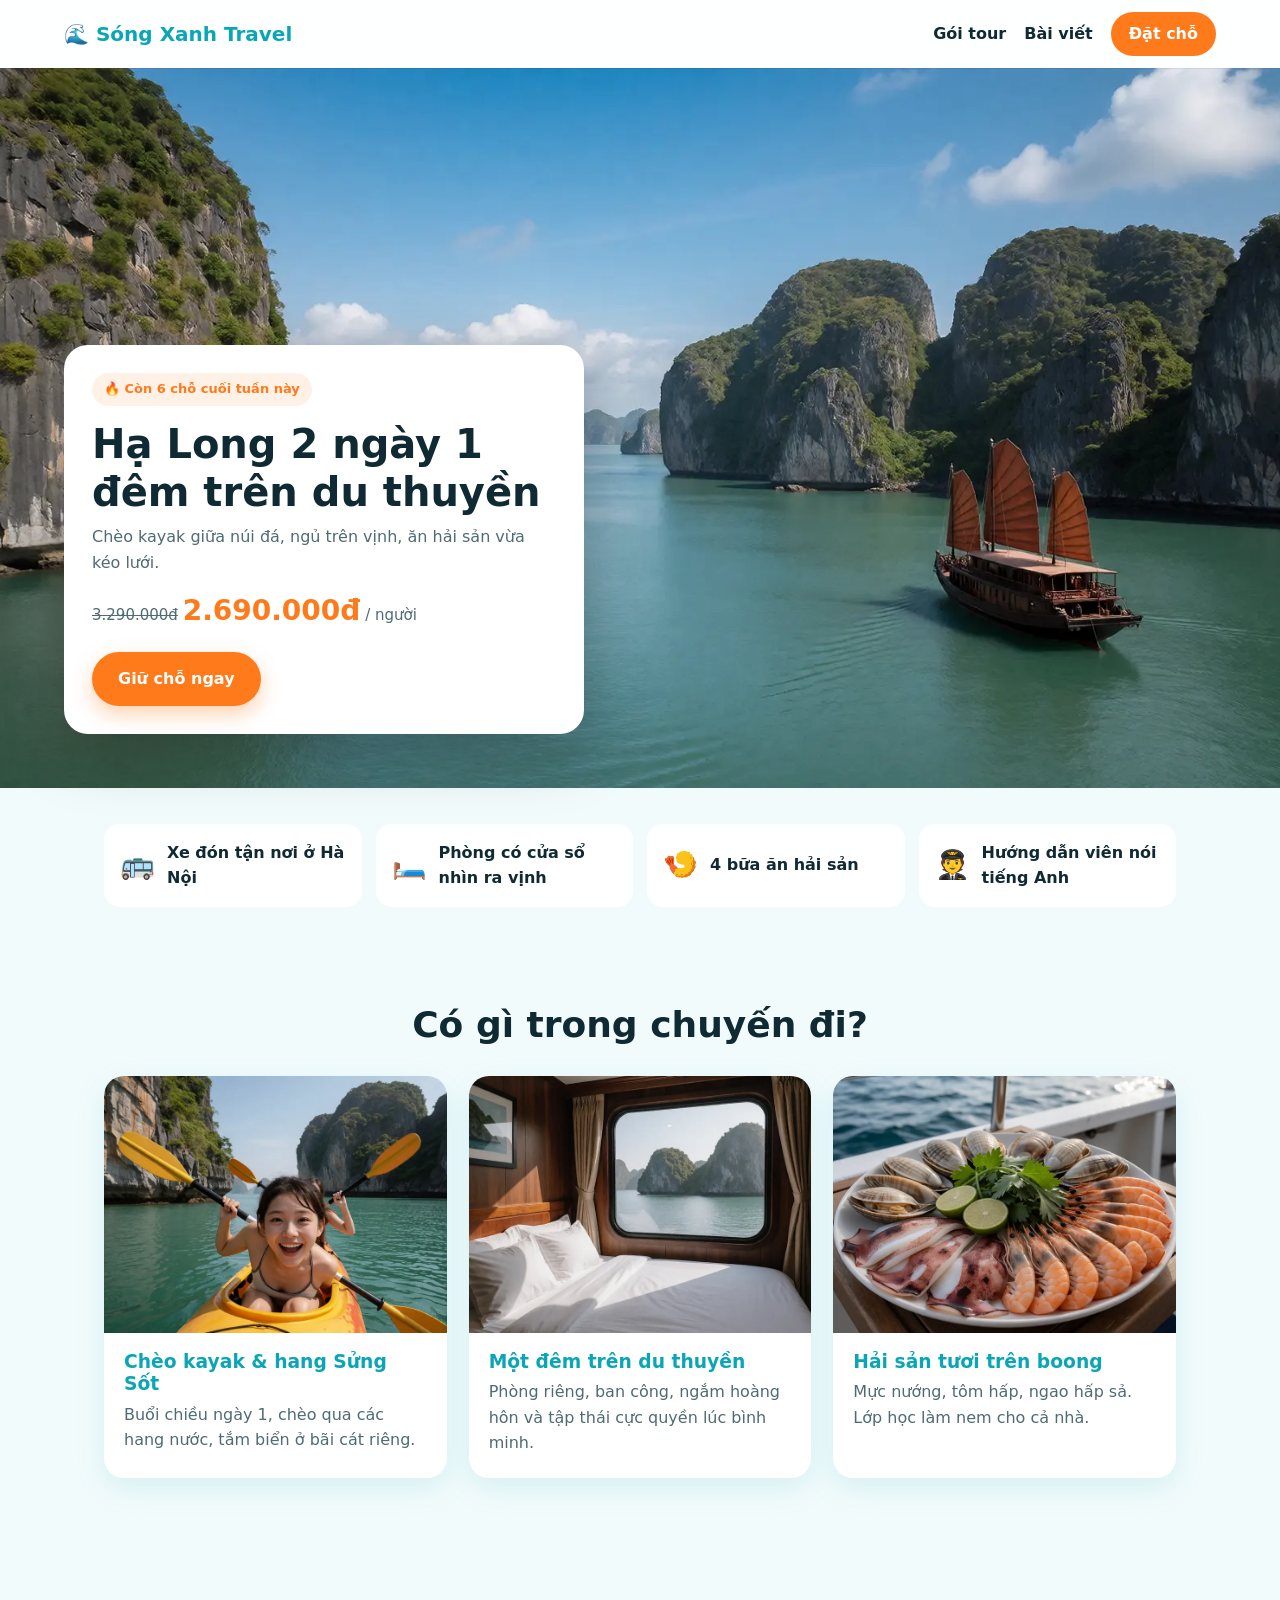
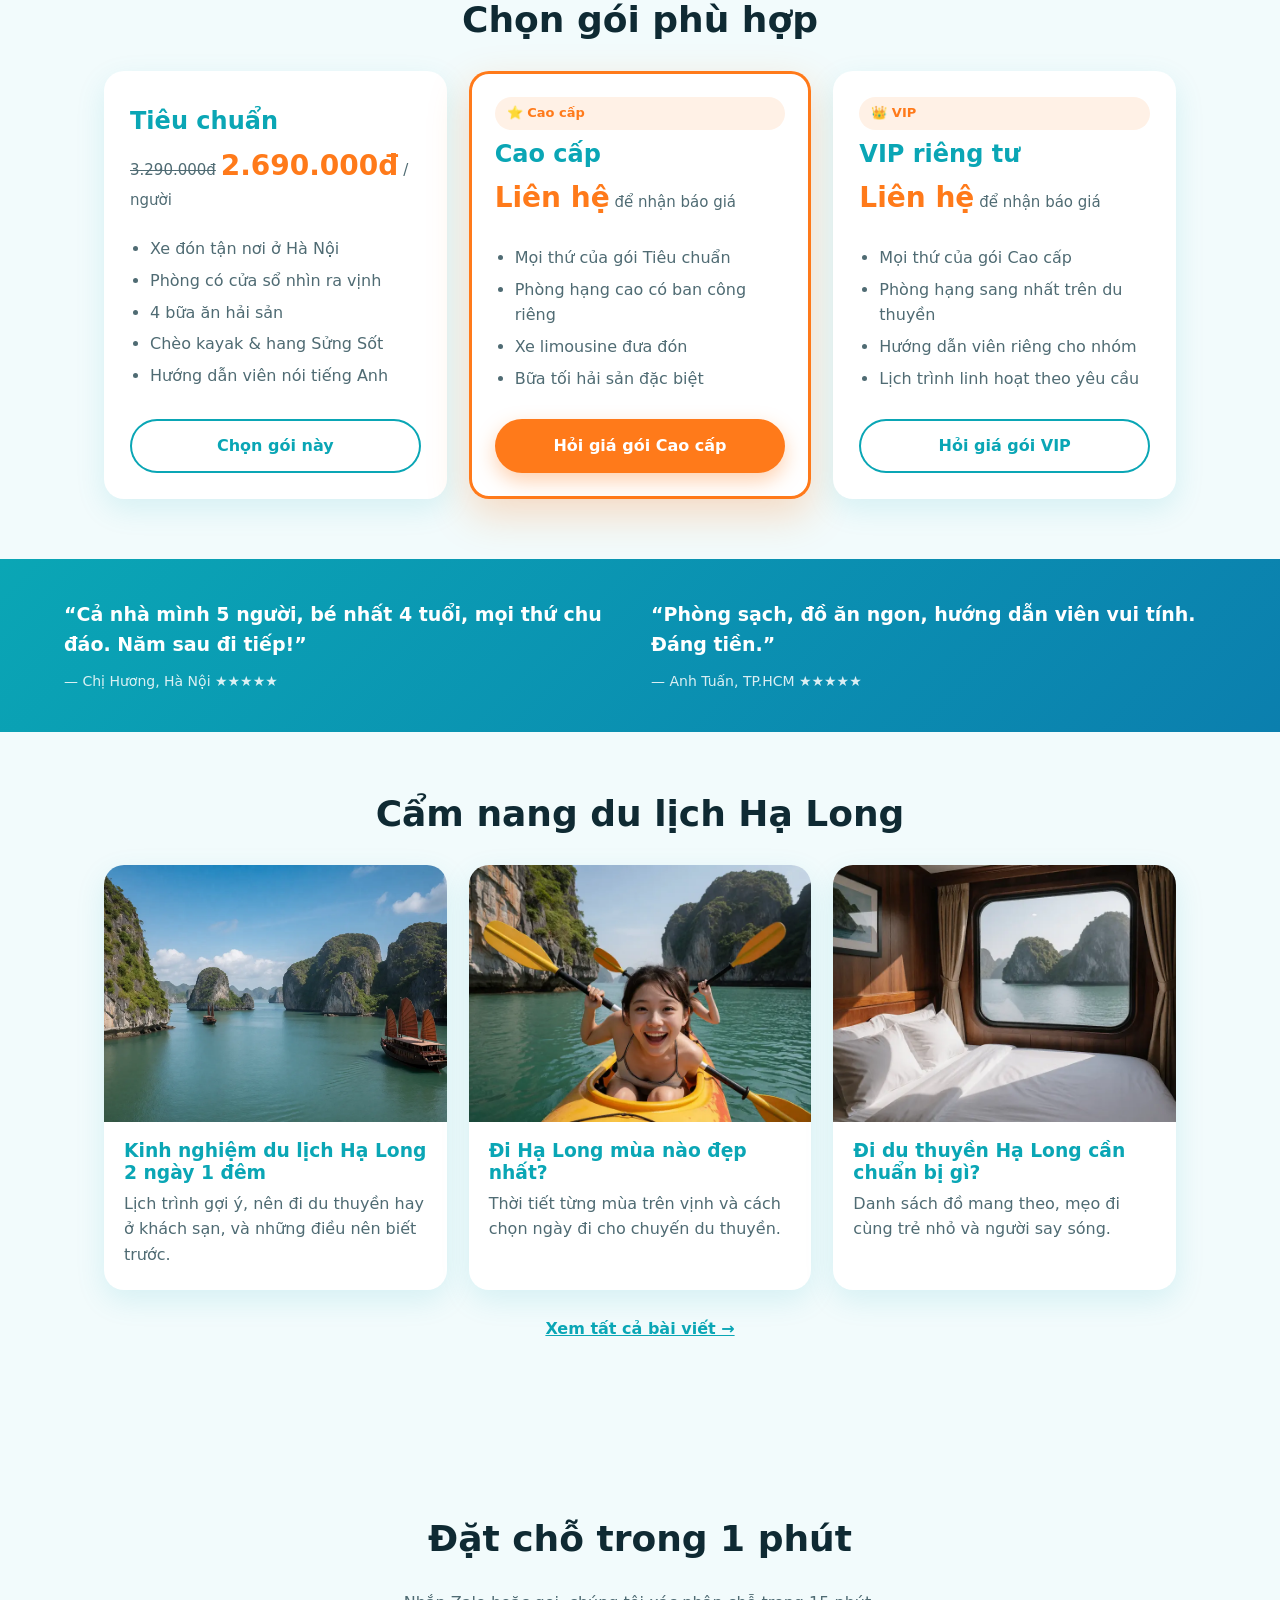
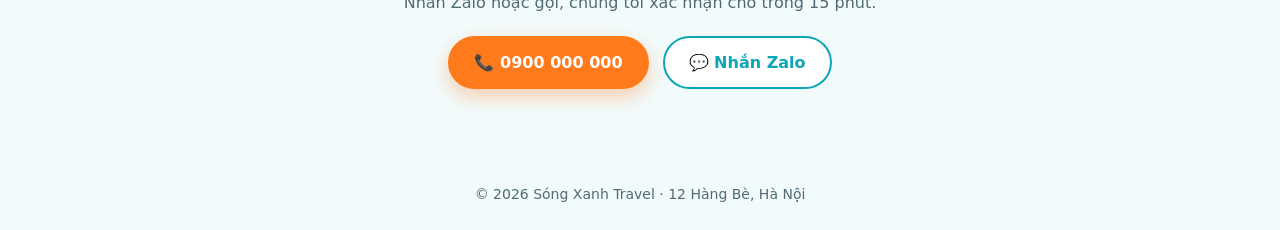
<file: index.html>
<!doctype html>
<html lang="vi">
<head>
<meta charset="utf-8">
<meta name="viewport" content="width=device-width, initial-scale=1">
<title>Sóng Xanh Travel — Tour Hạ Long 2 ngày 1 đêm</title>
<meta name="description" content="Tour Hạ Long 2 ngày 1 đêm trên du thuyền: chèo kayak, hang động, hải sản tươi. Đặt chỗ nhanh qua Zalo.">
<meta property="og:type" content="website">
<meta property="og:title" content="Sóng Xanh Travel — Tour Hạ Long 2 ngày 1 đêm">
<meta property="og:description" content="Tour Hạ Long 2 ngày 1 đêm trên du thuyền: chèo kayak, hang động, hải sản tươi. Gói Tiêu chuẩn, Cao cấp và VIP.">
<meta property="og:image" content="img/hero.webp">
<link rel="stylesheet" href="style.css">
<script type="application/ld+json">
{
  "@context": "https://schema.org",
  "@type": "TravelAgency",
  "name": "Sóng Xanh Travel",
  "telephone": "0900000000",
  "address": { "@type": "PostalAddress", "streetAddress": "12 Hàng Bè", "addressLocality": "Hà Nội", "addressCountry": "VN" }
}
</script>
</head>
<body>
<header class="top">
  <a class="brand" href="#">🌊 Sóng Xanh Travel</a>
  <nav>
    <a href="#goi-tour">Gói tour</a>
    <a href="bai-viet/">Bài viết</a>
    <a class="btn small" href="#dat-cho">Đặt chỗ</a>
  </nav>
</header>

<section class="hero">
  <img src="img/hero.webp" alt="Vịnh Hạ Long nhìn từ trên cao">
  <div class="hero-card">
    <span class="tag">🔥 Còn 6 chỗ cuối tuần này</span>
    <h1>Hạ Long 2 ngày 1 đêm trên du thuyền</h1>
    <p>Chèo kayak giữa núi đá, ngủ trên vịnh, ăn hải sản vừa kéo lưới.</p>
    <div class="price"><s>3.290.000đ</s> <b>2.690.000đ</b> / người</div>
    <a class="btn" href="#dat-cho">Giữ chỗ ngay</a>
  </div>
</section>

<section class="perks">
  <div><b>🚌</b><span>Xe đón tận nơi ở Hà Nội</span></div>
  <div><b>🛏️</b><span>Phòng có cửa sổ nhìn ra vịnh</span></div>
  <div><b>🍤</b><span>4 bữa ăn hải sản</span></div>
  <div><b>🧑‍✈️</b><span>Hướng dẫn viên nói tiếng Anh</span></div>
</section>

<section class="plan">
  <h2>Có gì trong chuyến đi?</h2>
  <div class="cards">
    <article><img src="img/kayak.webp" alt="Chèo kayak trên vịnh"><div><h3>Chèo kayak & hang Sửng Sốt</h3><p>Buổi chiều ngày 1, chèo qua các hang nước, tắm biển ở bãi cát riêng.</p></div></article>
    <article><img src="img/cruise.webp" alt="Phòng ngủ trên du thuyền"><div><h3>Một đêm trên du thuyền</h3><p>Phòng riêng, ban công, ngắm hoàng hôn và tập thái cực quyền lúc bình minh.</p></div></article>
    <article><img src="img/seafood.webp" alt="Bữa hải sản trên boong"><div><h3>Hải sản tươi trên boong</h3><p>Mực nướng, tôm hấp, ngao hấp sả. Lớp học làm nem cho cả nhà.</p></div></article>
  </div>
</section>

<section id="goi-tour" class="packages">
  <h2>Chọn gói phù hợp</h2>
  <div class="tiers">
    <article>
      <h3>Tiêu chuẩn</h3>
      <div class="price"><s>3.290.000đ</s> <b>2.690.000đ</b> / người</div>
      <ul>
        <li>Xe đón tận nơi ở Hà Nội</li>
        <li>Phòng có cửa sổ nhìn ra vịnh</li>
        <li>4 bữa ăn hải sản</li>
        <li>Chèo kayak & hang Sửng Sốt</li>
        <li>Hướng dẫn viên nói tiếng Anh</li>
      </ul>
      <a class="btn ghost" href="#dat-cho">Chọn gói này</a>
    </article>
    <article class="hot">
      <span class="tag">⭐ Cao cấp</span>
      <h3>Cao cấp</h3>
      <div class="price"><b>Liên hệ</b> để nhận báo giá</div>
      <ul>
        <li>Mọi thứ của gói Tiêu chuẩn</li>
        <li>Phòng hạng cao có ban công riêng</li>
        <li>Xe limousine đưa đón</li>
        <li>Bữa tối hải sản đặc biệt</li>
      </ul>
      <a class="btn" href="#dat-cho">Hỏi giá gói Cao cấp</a>
    </article>
    <article>
      <span class="tag">👑 VIP</span>
      <h3>VIP riêng tư</h3>
      <div class="price"><b>Liên hệ</b> để nhận báo giá</div>
      <ul>
        <li>Mọi thứ của gói Cao cấp</li>
        <li>Phòng hạng sang nhất trên du thuyền</li>
        <li>Hướng dẫn viên riêng cho nhóm</li>
        <li>Lịch trình linh hoạt theo yêu cầu</li>
      </ul>
      <a class="btn ghost" href="#dat-cho">Hỏi giá gói VIP</a>
    </article>
  </div>
</section>

<section class="reviews">
  <blockquote>“Cả nhà mình 5 người, bé nhất 4 tuổi, mọi thứ chu đáo. Năm sau đi tiếp!”<cite>— Chị Hương, Hà Nội ★★★★★</cite></blockquote>
  <blockquote>“Phòng sạch, đồ ăn ngon, hướng dẫn viên vui tính. Đáng tiền.”<cite>— Anh Tuấn, TP.HCM ★★★★★</cite></blockquote>
</section>

<section id="bai-viet" class="plan">
  <h2>Cẩm nang du lịch Hạ Long</h2>
  <div class="cards">
    <article><a href="bai-viet/kinh-nghiem-du-lich-ha-long-2-ngay-1-dem.html"><img src="img/hero.webp" alt="Vịnh Hạ Long nhìn từ trên cao" loading="lazy"><div><h3>Kinh nghiệm du lịch Hạ Long 2 ngày 1 đêm</h3><p>Lịch trình gợi ý, nên đi du thuyền hay ở khách sạn, và những điều nên biết trước.</p></div></a></article>
    <article><a href="bai-viet/thoi-diem-dep-nhat-di-ha-long.html"><img src="img/kayak.webp" alt="Chèo kayak trên vịnh Hạ Long" loading="lazy"><div><h3>Đi Hạ Long mùa nào đẹp nhất?</h3><p>Thời tiết từng mùa trên vịnh và cách chọn ngày đi cho chuyến du thuyền.</p></div></a></article>
    <article><a href="bai-viet/chuan-bi-gi-khi-di-du-thuyen-ha-long.html"><img src="img/cruise.webp" alt="Phòng ngủ trên du thuyền Hạ Long" loading="lazy"><div><h3>Đi du thuyền Hạ Long cần chuẩn bị gì?</h3><p>Danh sách đồ mang theo, mẹo đi cùng trẻ nhỏ và người say sóng.</p></div></a></article>
  </div>
  <p class="more"><a href="bai-viet/">Xem tất cả bài viết →</a></p>
</section>

<section id="dat-cho" class="book">
  <h2>Đặt chỗ trong 1 phút</h2>
  <p>Nhắn Zalo hoặc gọi, chúng tôi xác nhận chỗ trong 15 phút.</p>
  <div class="row">
    <a class="btn" href="tel:0900000000">📞 0900 000 000</a>
    <a class="btn ghost" href="https://zalo.me/0900000000">💬 Nhắn Zalo</a>
  </div>
</section>

<footer>© 2026 Sóng Xanh Travel · 12 Hàng Bè, Hà Nội</footer>
</body>
</html>
</file>
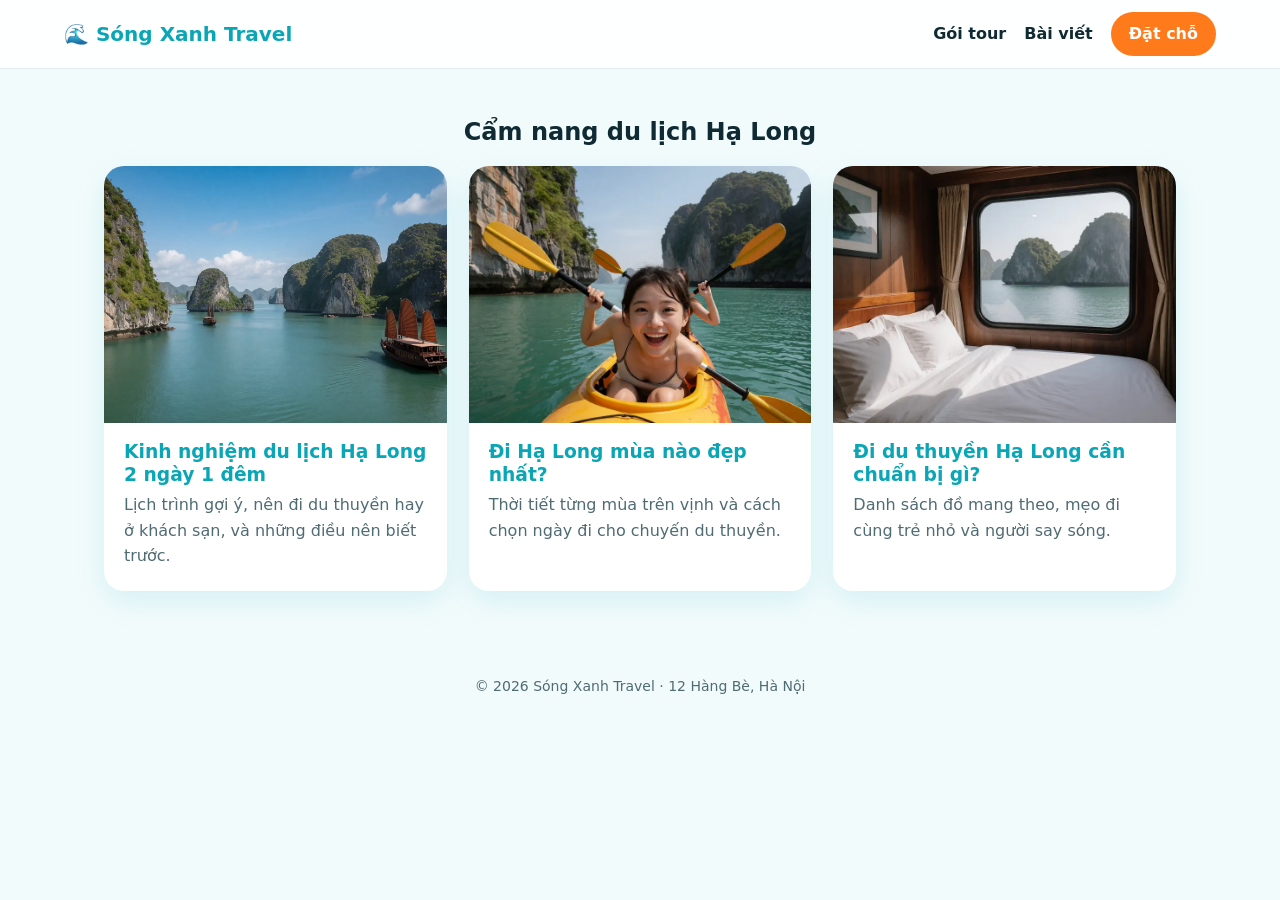
<file: bai-viet/index.html>
<!doctype html>
<html lang="vi">
<head>
<meta charset="utf-8">
<meta name="viewport" content="width=device-width, initial-scale=1">
<title>Cẩm nang du lịch Hạ Long — Sóng Xanh Travel</title>
<meta name="description" content="Bài viết, kinh nghiệm và mẹo du lịch vịnh Hạ Long: lịch trình 2 ngày 1 đêm, mùa đẹp nhất, chuẩn bị khi đi du thuyền.">
<link rel="stylesheet" href="../style.css">
</head>
<body>
<header class="top">
  <a class="brand" href="../">🌊 Sóng Xanh Travel</a>
  <nav>
    <a href="../#goi-tour">Gói tour</a>
    <a href="./">Bài viết</a>
    <a class="btn small" href="../#dat-cho">Đặt chỗ</a>
  </nav>
</header>

<section class="plan">
  <h1 class="center">Cẩm nang du lịch Hạ Long</h1>
  <div class="cards">
    <article><a href="kinh-nghiem-du-lich-ha-long-2-ngay-1-dem.html"><img src="../img/hero.webp" alt="Vịnh Hạ Long nhìn từ trên cao" loading="lazy"><div><h3>Kinh nghiệm du lịch Hạ Long 2 ngày 1 đêm</h3><p>Lịch trình gợi ý, nên đi du thuyền hay ở khách sạn, và những điều nên biết trước.</p></div></a></article>
    <article><a href="thoi-diem-dep-nhat-di-ha-long.html"><img src="../img/kayak.webp" alt="Chèo kayak trên vịnh Hạ Long" loading="lazy"><div><h3>Đi Hạ Long mùa nào đẹp nhất?</h3><p>Thời tiết từng mùa trên vịnh và cách chọn ngày đi cho chuyến du thuyền.</p></div></a></article>
    <article><a href="chuan-bi-gi-khi-di-du-thuyen-ha-long.html"><img src="../img/cruise.webp" alt="Phòng ngủ trên du thuyền Hạ Long" loading="lazy"><div><h3>Đi du thuyền Hạ Long cần chuẩn bị gì?</h3><p>Danh sách đồ mang theo, mẹo đi cùng trẻ nhỏ và người say sóng.</p></div></a></article>
  </div>
</section>

<footer>© 2026 Sóng Xanh Travel · 12 Hàng Bè, Hà Nội</footer>
</body>
</html>
</file>
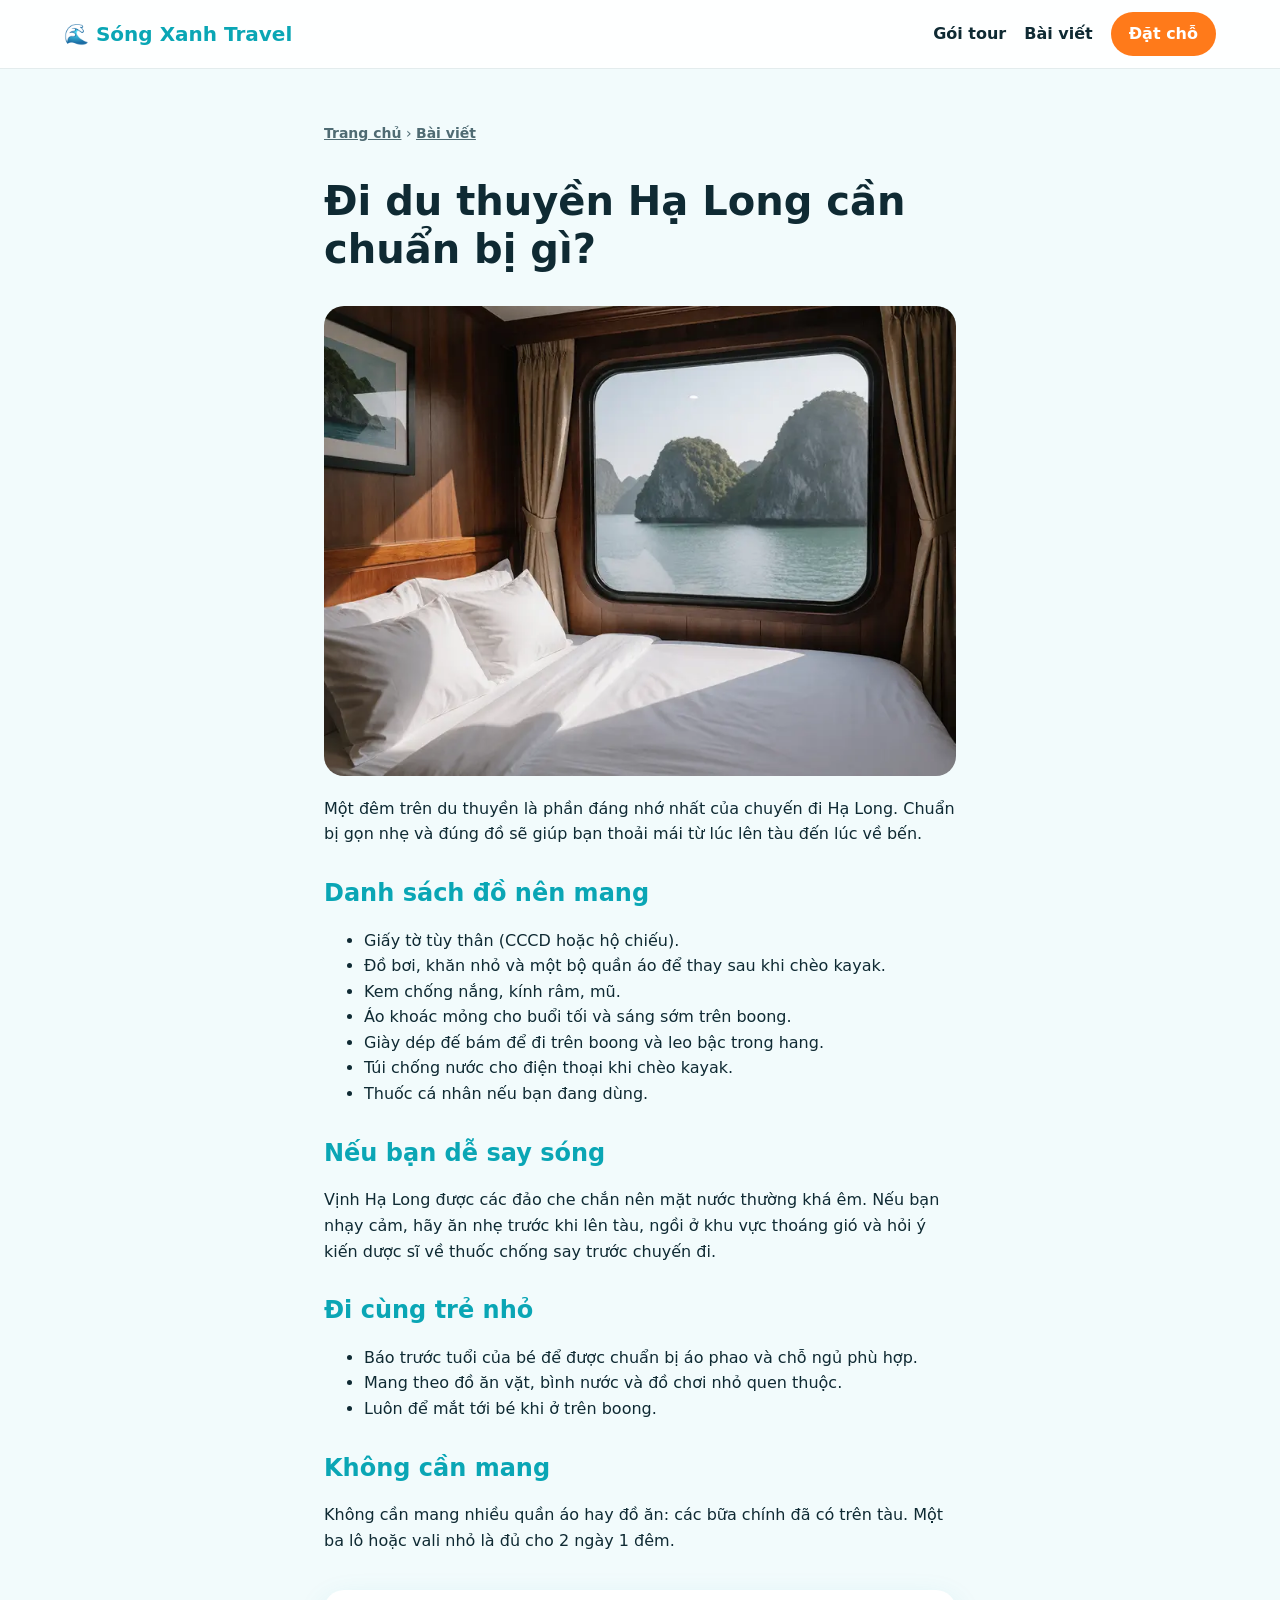
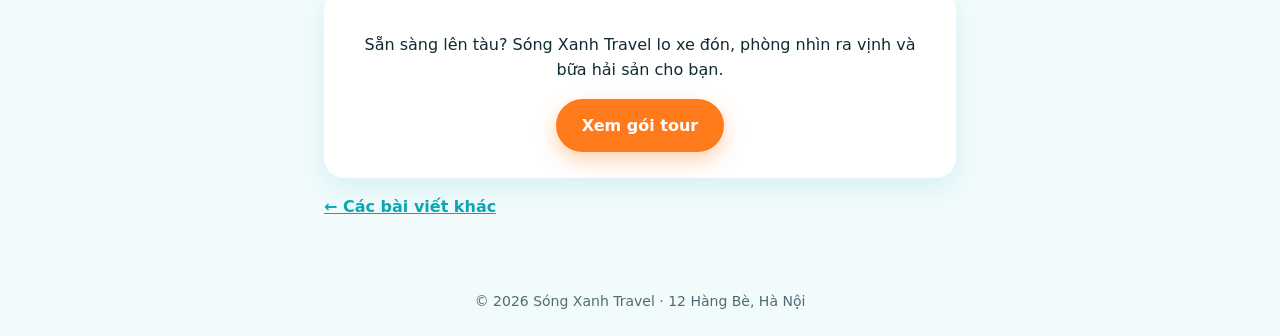
<file: bai-viet/chuan-bi-gi-khi-di-du-thuyen-ha-long.html>
<!doctype html>
<html lang="vi">
<head>
<meta charset="utf-8">
<meta name="viewport" content="width=device-width, initial-scale=1">
<title>Đi du thuyền Hạ Long cần chuẩn bị gì? — Sóng Xanh Travel</title>
<meta name="description" content="Đi du thuyền Hạ Long cần chuẩn bị gì? Danh sách đồ cần mang, mẹo chống say sóng và kinh nghiệm đi cùng trẻ nhỏ.">
<meta property="og:type" content="article">
<meta property="og:title" content="Đi du thuyền Hạ Long cần chuẩn bị gì?">
<meta property="og:image" content="../img/cruise.webp">
<link rel="stylesheet" href="../style.css">
<script type="application/ld+json">
{ "@context": "https://schema.org", "@type": "Article", "headline": "Đi du thuyền Hạ Long cần chuẩn bị gì?", "inLanguage": "vi", "image": "../img/cruise.webp", "publisher": { "@type": "Organization", "name": "Sóng Xanh Travel" } }
</script>
</head>
<body>
<header class="top">
  <a class="brand" href="../">🌊 Sóng Xanh Travel</a>
  <nav>
    <a href="../#goi-tour">Gói tour</a>
    <a href="./">Bài viết</a>
    <a class="btn small" href="../#dat-cho">Đặt chỗ</a>
  </nav>
</header>

<article class="post">
  <p class="crumbs"><a href="../">Trang chủ</a> › <a href="./">Bài viết</a></p>
  <h1>Đi du thuyền Hạ Long cần chuẩn bị gì?</h1>
  <img src="../img/cruise.webp" alt="Phòng ngủ trên du thuyền Hạ Long">

  <p>Một đêm trên du thuyền là phần đáng nhớ nhất của chuyến đi Hạ Long. Chuẩn bị gọn nhẹ và đúng đồ sẽ giúp bạn thoải mái từ lúc lên tàu đến lúc về bến.</p>

  <h2>Danh sách đồ nên mang</h2>
  <ul>
    <li>Giấy tờ tùy thân (CCCD hoặc hộ chiếu).</li>
    <li>Đồ bơi, khăn nhỏ và một bộ quần áo để thay sau khi chèo kayak.</li>
    <li>Kem chống nắng, kính râm, mũ.</li>
    <li>Áo khoác mỏng cho buổi tối và sáng sớm trên boong.</li>
    <li>Giày dép đế bám để đi trên boong và leo bậc trong hang.</li>
    <li>Túi chống nước cho điện thoại khi chèo kayak.</li>
    <li>Thuốc cá nhân nếu bạn đang dùng.</li>
  </ul>

  <h2>Nếu bạn dễ say sóng</h2>
  <p>Vịnh Hạ Long được các đảo che chắn nên mặt nước thường khá êm. Nếu bạn nhạy cảm, hãy ăn nhẹ trước khi lên tàu, ngồi ở khu vực thoáng gió và hỏi ý kiến dược sĩ về thuốc chống say trước chuyến đi.</p>

  <h2>Đi cùng trẻ nhỏ</h2>
  <ul>
    <li>Báo trước tuổi của bé để được chuẩn bị áo phao và chỗ ngủ phù hợp.</li>
    <li>Mang theo đồ ăn vặt, bình nước và đồ chơi nhỏ quen thuộc.</li>
    <li>Luôn để mắt tới bé khi ở trên boong.</li>
  </ul>

  <h2>Không cần mang</h2>
  <p>Không cần mang nhiều quần áo hay đồ ăn: các bữa chính đã có trên tàu. Một ba lô hoặc vali nhỏ là đủ cho 2 ngày 1 đêm.</p>

  <div class="cta">
    <p>Sẵn sàng lên tàu? Sóng Xanh Travel lo xe đón, phòng nhìn ra vịnh và bữa hải sản cho bạn.</p>
    <a class="btn" href="../#goi-tour">Xem gói tour</a>
  </div>
  <p><a href="./">← Các bài viết khác</a></p>
</article>

<footer>© 2026 Sóng Xanh Travel · 12 Hàng Bè, Hà Nội</footer>
</body>
</html>
</file>
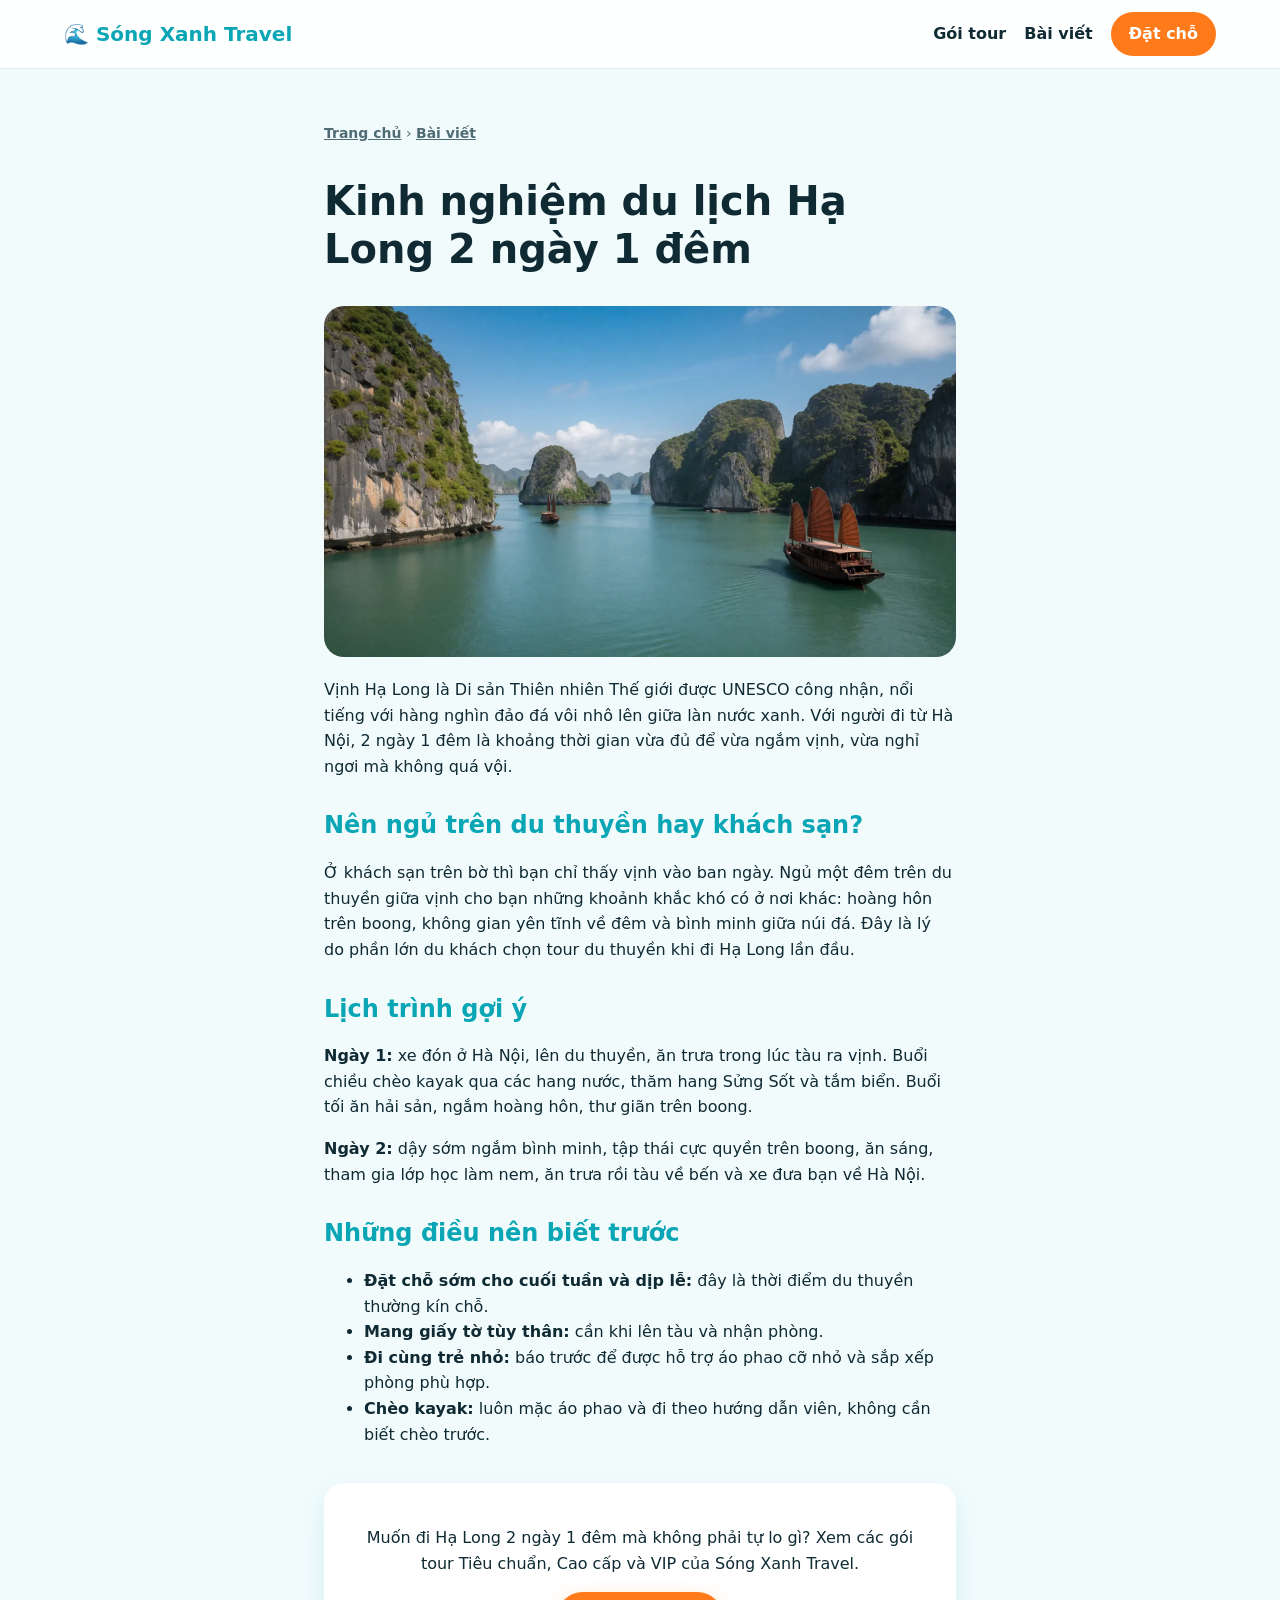
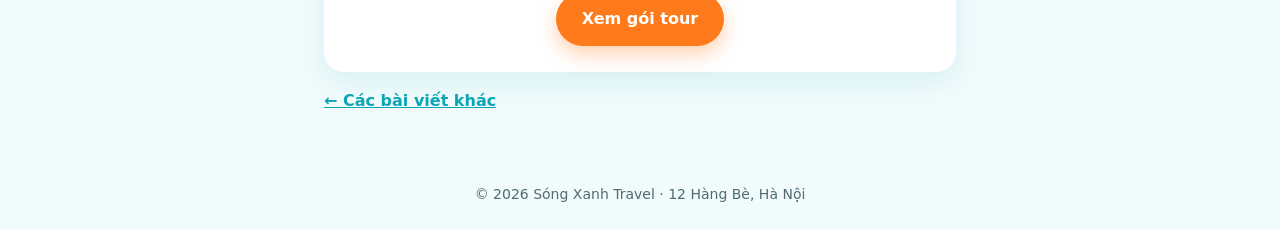
<file: bai-viet/kinh-nghiem-du-lich-ha-long-2-ngay-1-dem.html>
<!doctype html>
<html lang="vi">
<head>
<meta charset="utf-8">
<meta name="viewport" content="width=device-width, initial-scale=1">
<title>Kinh nghiệm du lịch Hạ Long 2 ngày 1 đêm — Sóng Xanh Travel</title>
<meta name="description" content="Kinh nghiệm du lịch Hạ Long 2 ngày 1 đêm: lịch trình gợi ý, nên ngủ trên du thuyền hay khách sạn, chèo kayak, hang Sửng Sốt và ăn hải sản.">
<meta property="og:type" content="article">
<meta property="og:title" content="Kinh nghiệm du lịch Hạ Long 2 ngày 1 đêm">
<meta property="og:image" content="../img/hero.webp">
<link rel="stylesheet" href="../style.css">
<script type="application/ld+json">
{ "@context": "https://schema.org", "@type": "Article", "headline": "Kinh nghiệm du lịch Hạ Long 2 ngày 1 đêm", "inLanguage": "vi", "image": "../img/hero.webp", "publisher": { "@type": "Organization", "name": "Sóng Xanh Travel" } }
</script>
</head>
<body>
<header class="top">
  <a class="brand" href="../">🌊 Sóng Xanh Travel</a>
  <nav>
    <a href="../#goi-tour">Gói tour</a>
    <a href="./">Bài viết</a>
    <a class="btn small" href="../#dat-cho">Đặt chỗ</a>
  </nav>
</header>

<article class="post">
  <p class="crumbs"><a href="../">Trang chủ</a> › <a href="./">Bài viết</a></p>
  <h1>Kinh nghiệm du lịch Hạ Long 2 ngày 1 đêm</h1>
  <img src="../img/hero.webp" alt="Vịnh Hạ Long nhìn từ trên cao">

  <p>Vịnh Hạ Long là Di sản Thiên nhiên Thế giới được UNESCO công nhận, nổi tiếng với hàng nghìn đảo đá vôi nhô lên giữa làn nước xanh. Với người đi từ Hà Nội, 2 ngày 1 đêm là khoảng thời gian vừa đủ để vừa ngắm vịnh, vừa nghỉ ngơi mà không quá vội.</p>

  <h2>Nên ngủ trên du thuyền hay khách sạn?</h2>
  <p>Ở khách sạn trên bờ thì bạn chỉ thấy vịnh vào ban ngày. Ngủ một đêm trên du thuyền giữa vịnh cho bạn những khoảnh khắc khó có ở nơi khác: hoàng hôn trên boong, không gian yên tĩnh về đêm và bình minh giữa núi đá. Đây là lý do phần lớn du khách chọn tour du thuyền khi đi Hạ Long lần đầu.</p>

  <h2>Lịch trình gợi ý</h2>
  <p><b>Ngày 1:</b> xe đón ở Hà Nội, lên du thuyền, ăn trưa trong lúc tàu ra vịnh. Buổi chiều chèo kayak qua các hang nước, thăm hang Sửng Sốt và tắm biển. Buổi tối ăn hải sản, ngắm hoàng hôn, thư giãn trên boong.</p>
  <p><b>Ngày 2:</b> dậy sớm ngắm bình minh, tập thái cực quyền trên boong, ăn sáng, tham gia lớp học làm nem, ăn trưa rồi tàu về bến và xe đưa bạn về Hà Nội.</p>

  <h2>Những điều nên biết trước</h2>
  <ul>
    <li><b>Đặt chỗ sớm cho cuối tuần và dịp lễ:</b> đây là thời điểm du thuyền thường kín chỗ.</li>
    <li><b>Mang giấy tờ tùy thân:</b> cần khi lên tàu và nhận phòng.</li>
    <li><b>Đi cùng trẻ nhỏ:</b> báo trước để được hỗ trợ áo phao cỡ nhỏ và sắp xếp phòng phù hợp.</li>
    <li><b>Chèo kayak:</b> luôn mặc áo phao và đi theo hướng dẫn viên, không cần biết chèo trước.</li>
  </ul>

  <div class="cta">
    <p>Muốn đi Hạ Long 2 ngày 1 đêm mà không phải tự lo gì? Xem các gói tour Tiêu chuẩn, Cao cấp và VIP của Sóng Xanh Travel.</p>
    <a class="btn" href="../#goi-tour">Xem gói tour</a>
  </div>
  <p><a href="./">← Các bài viết khác</a></p>
</article>

<footer>© 2026 Sóng Xanh Travel · 12 Hàng Bè, Hà Nội</footer>
</body>
</html>
</file>
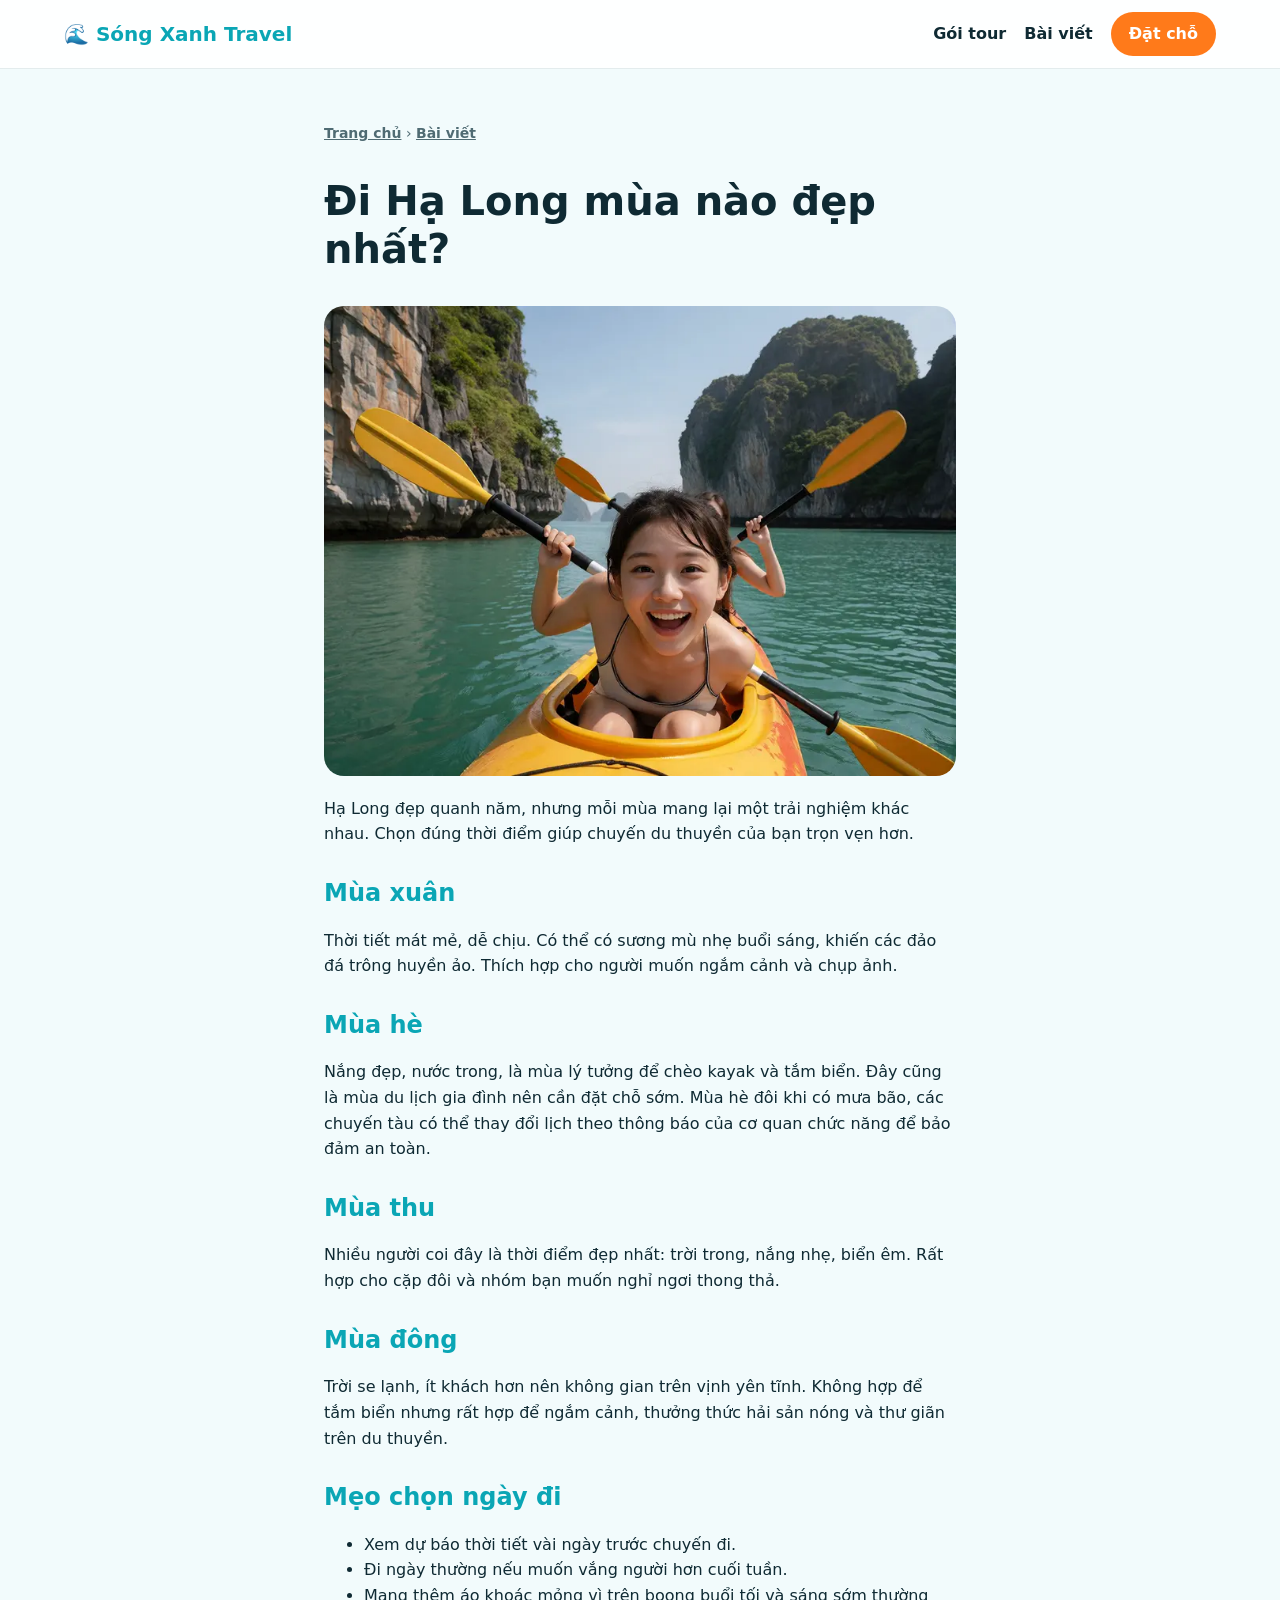
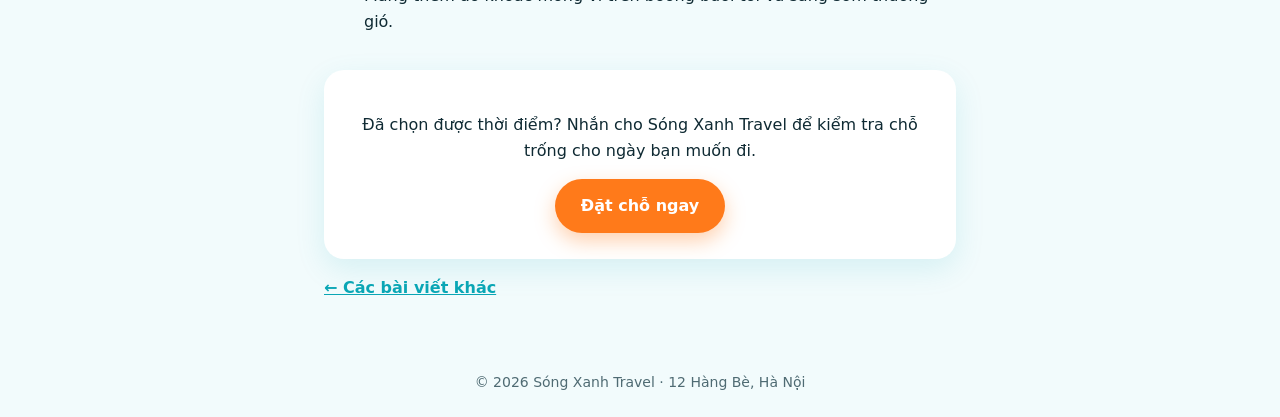
<file: bai-viet/thoi-diem-dep-nhat-di-ha-long.html>
<!doctype html>
<html lang="vi">
<head>
<meta charset="utf-8">
<meta name="viewport" content="width=device-width, initial-scale=1">
<title>Đi Hạ Long mùa nào đẹp nhất? — Sóng Xanh Travel</title>
<meta name="description" content="Đi Hạ Long mùa nào đẹp nhất? Thời tiết vịnh Hạ Long theo từng mùa, ưu nhược điểm và mẹo chọn ngày đi du thuyền.">
<meta property="og:type" content="article">
<meta property="og:title" content="Đi Hạ Long mùa nào đẹp nhất?">
<meta property="og:image" content="../img/kayak.webp">
<link rel="stylesheet" href="../style.css">
<script type="application/ld+json">
{ "@context": "https://schema.org", "@type": "Article", "headline": "Đi Hạ Long mùa nào đẹp nhất?", "inLanguage": "vi", "image": "../img/kayak.webp", "publisher": { "@type": "Organization", "name": "Sóng Xanh Travel" } }
</script>
</head>
<body>
<header class="top">
  <a class="brand" href="../">🌊 Sóng Xanh Travel</a>
  <nav>
    <a href="../#goi-tour">Gói tour</a>
    <a href="./">Bài viết</a>
    <a class="btn small" href="../#dat-cho">Đặt chỗ</a>
  </nav>
</header>

<article class="post">
  <p class="crumbs"><a href="../">Trang chủ</a> › <a href="./">Bài viết</a></p>
  <h1>Đi Hạ Long mùa nào đẹp nhất?</h1>
  <img src="../img/kayak.webp" alt="Chèo kayak trên vịnh Hạ Long">

  <p>Hạ Long đẹp quanh năm, nhưng mỗi mùa mang lại một trải nghiệm khác nhau. Chọn đúng thời điểm giúp chuyến du thuyền của bạn trọn vẹn hơn.</p>

  <h2>Mùa xuân</h2>
  <p>Thời tiết mát mẻ, dễ chịu. Có thể có sương mù nhẹ buổi sáng, khiến các đảo đá trông huyền ảo. Thích hợp cho người muốn ngắm cảnh và chụp ảnh.</p>

  <h2>Mùa hè</h2>
  <p>Nắng đẹp, nước trong, là mùa lý tưởng để chèo kayak và tắm biển. Đây cũng là mùa du lịch gia đình nên cần đặt chỗ sớm. Mùa hè đôi khi có mưa bão, các chuyến tàu có thể thay đổi lịch theo thông báo của cơ quan chức năng để bảo đảm an toàn.</p>

  <h2>Mùa thu</h2>
  <p>Nhiều người coi đây là thời điểm đẹp nhất: trời trong, nắng nhẹ, biển êm. Rất hợp cho cặp đôi và nhóm bạn muốn nghỉ ngơi thong thả.</p>

  <h2>Mùa đông</h2>
  <p>Trời se lạnh, ít khách hơn nên không gian trên vịnh yên tĩnh. Không hợp để tắm biển nhưng rất hợp để ngắm cảnh, thưởng thức hải sản nóng và thư giãn trên du thuyền.</p>

  <h2>Mẹo chọn ngày đi</h2>
  <ul>
    <li>Xem dự báo thời tiết vài ngày trước chuyến đi.</li>
    <li>Đi ngày thường nếu muốn vắng người hơn cuối tuần.</li>
    <li>Mang thêm áo khoác mỏng vì trên boong buổi tối và sáng sớm thường gió.</li>
  </ul>

  <div class="cta">
    <p>Đã chọn được thời điểm? Nhắn cho Sóng Xanh Travel để kiểm tra chỗ trống cho ngày bạn muốn đi.</p>
    <a class="btn" href="../#dat-cho">Đặt chỗ ngay</a>
  </div>
  <p><a href="./">← Các bài viết khác</a></p>
</article>

<footer>© 2026 Sóng Xanh Travel · 12 Hàng Bè, Hà Nội</footer>
</body>
</html>
</file>
<file: style.css>
/* Sóng Xanh Travel: bright and lively, turquoise and sunny orange, big buttons. */
:root { --ink: #0f2a33; --muted: #4f6b73; --sea: #0aa6b5; --sun: #ff7a1a; --bg: #f2fbfc; }
* { box-sizing: border-box; }
body { margin: 0; background: var(--bg); color: var(--ink); font: 16px/1.6 system-ui, -apple-system, "Segoe UI", Roboto, sans-serif; }
img { display: block; width: 100%; height: auto; }
h1, h2, h3 { line-height: 1.2; }

.top { position: sticky; top: 0; z-index: 5; display: flex; justify-content: space-between; align-items: center; padding: 12px 5vw; background: rgba(255,255,255,.92); backdrop-filter: blur(8px); box-shadow: 0 1px 0 rgba(0,0,0,.06); }
.brand { font-weight: 800; font-size: 20px; color: var(--sea); text-decoration: none; }
.btn { display: inline-block; padding: 14px 26px; border-radius: 999px; background: var(--sun); color: #fff; font-weight: 700; text-decoration: none; box-shadow: 0 8px 20px rgba(255,122,26,.35); transition: transform .15s; }
.btn:hover { transform: translateY(-2px); }
.btn.small { padding: 9px 18px; box-shadow: none; }
.btn.ghost { background: #fff; color: var(--sea); box-shadow: inset 0 0 0 2px var(--sea); }

.hero { position: relative; min-height: 80vh; display: grid; align-items: end; padding: 6vh 5vw; }
.hero img { position: absolute; inset: 0; height: 100%; object-fit: cover; }
.hero-card { position: relative; max-width: 520px; background: #fff; border-radius: 24px; padding: 28px; box-shadow: 0 20px 60px rgba(0,0,0,.25); }
.tag { display: inline-block; background: #fff1e6; color: var(--sun); font-weight: 700; font-size: 13px; padding: 6px 12px; border-radius: 999px; }
.hero h1 { font-size: clamp(28px, 4vw, 40px); margin: 14px 0 8px; }
.hero p { color: var(--muted); margin: 0 0 14px; }
.price { margin-bottom: 18px; font-size: 15px; color: var(--muted); }
.price b { font-size: 28px; color: var(--sun); }

.perks { display: grid; grid-template-columns: repeat(auto-fit, minmax(200px, 1fr)); gap: 14px; padding: 36px 5vw; max-width: 1200px; margin: 0 auto; }
.perks div { display: flex; align-items: center; gap: 12px; background: #fff; border-radius: 16px; padding: 16px; font-weight: 600; }
.perks b { font-size: 28px; }

.plan { padding: 30px 5vw 60px; max-width: 1200px; margin: 0 auto; }
.plan h2, .book h2 { font-size: clamp(26px, 3.5vw, 36px); text-align: center; }
.cards { display: grid; grid-template-columns: repeat(auto-fit, minmax(280px, 1fr)); gap: 22px; }
.cards article { background: #fff; border-radius: 20px; overflow: hidden; box-shadow: 0 10px 30px rgba(10,166,181,.12); }
.cards img { aspect-ratio: 4 / 3; object-fit: cover; }
.cards div { padding: 18px 20px 22px; }
.cards h3 { margin: 0 0 6px; color: var(--sea); }
.cards p { margin: 0; color: var(--muted); }

.reviews { display: grid; grid-template-columns: repeat(auto-fit, minmax(280px, 1fr)); gap: 22px; padding: 40px 5vw; background: linear-gradient(135deg, var(--sea), #0b7fae); color: #fff; }
.reviews blockquote { margin: 0; font-size: 19px; font-weight: 600; }
.reviews cite { display: block; margin-top: 10px; font-size: 14px; font-weight: 400; font-style: normal; opacity: .85; }

.book { text-align: center; padding: 70px 5vw; }
.book p { color: var(--muted); }
.row { display: flex; gap: 14px; justify-content: center; flex-wrap: wrap; margin-top: 20px; }
.top nav { display: flex; align-items: center; gap: 18px; }
.top nav a:not(.btn) { color: var(--ink); font-weight: 600; text-decoration: none; }
.top nav a:not(.btn):hover { color: var(--sea); }
@media (max-width: 520px) { .top nav a:not(.btn) { display: none; } }

.packages { padding: 30px 5vw 60px; max-width: 1200px; margin: 0 auto; }
.packages h2 { font-size: clamp(26px, 3.5vw, 36px); text-align: center; }
.tiers { display: grid; grid-template-columns: repeat(auto-fit, minmax(280px, 1fr)); gap: 22px; align-items: stretch; }
.tiers article { display: flex; flex-direction: column; background: #fff; border-radius: 20px; padding: 26px; box-shadow: 0 10px 30px rgba(10,166,181,.12); }
.tiers article.hot { box-shadow: inset 0 0 0 3px var(--sun), 0 16px 40px rgba(255,122,26,.25); }
.tiers h3 { margin: 10px 0 8px; font-size: 24px; color: var(--sea); }
.tiers ul { flex: 1; margin: 0 0 22px; padding-left: 20px; color: var(--muted); }
.tiers li { margin: 6px 0; }
.tiers .btn { text-align: center; }

.cards a { display: block; color: inherit; text-decoration: none; }
.cards a:hover h3 { text-decoration: underline; }
.center { text-align: center; }
.more { text-align: center; margin-top: 26px; }
.more a, .post a { color: var(--sea); font-weight: 700; }

.post { max-width: 760px; margin: 0 auto; padding: 40px 5vw 30px; }
.post h1 { font-size: clamp(28px, 4vw, 40px); }
.post h2 { margin-top: 32px; color: var(--sea); }
.post img { border-radius: 20px; margin: 20px 0; }
.post .meta { color: var(--muted); font-size: 14px; }
.post .cta { margin: 36px 0 10px; padding: 26px; background: #fff; border-radius: 20px; text-align: center; box-shadow: 0 10px 30px rgba(10,166,181,.12); }
.post .cta .btn { color: #fff; }
.crumbs { font-size: 14px; color: var(--muted); }
.crumbs a { color: var(--muted); }

footer { text-align: center; padding: 24px; color: var(--muted); font-size: 14px; }
</file>
